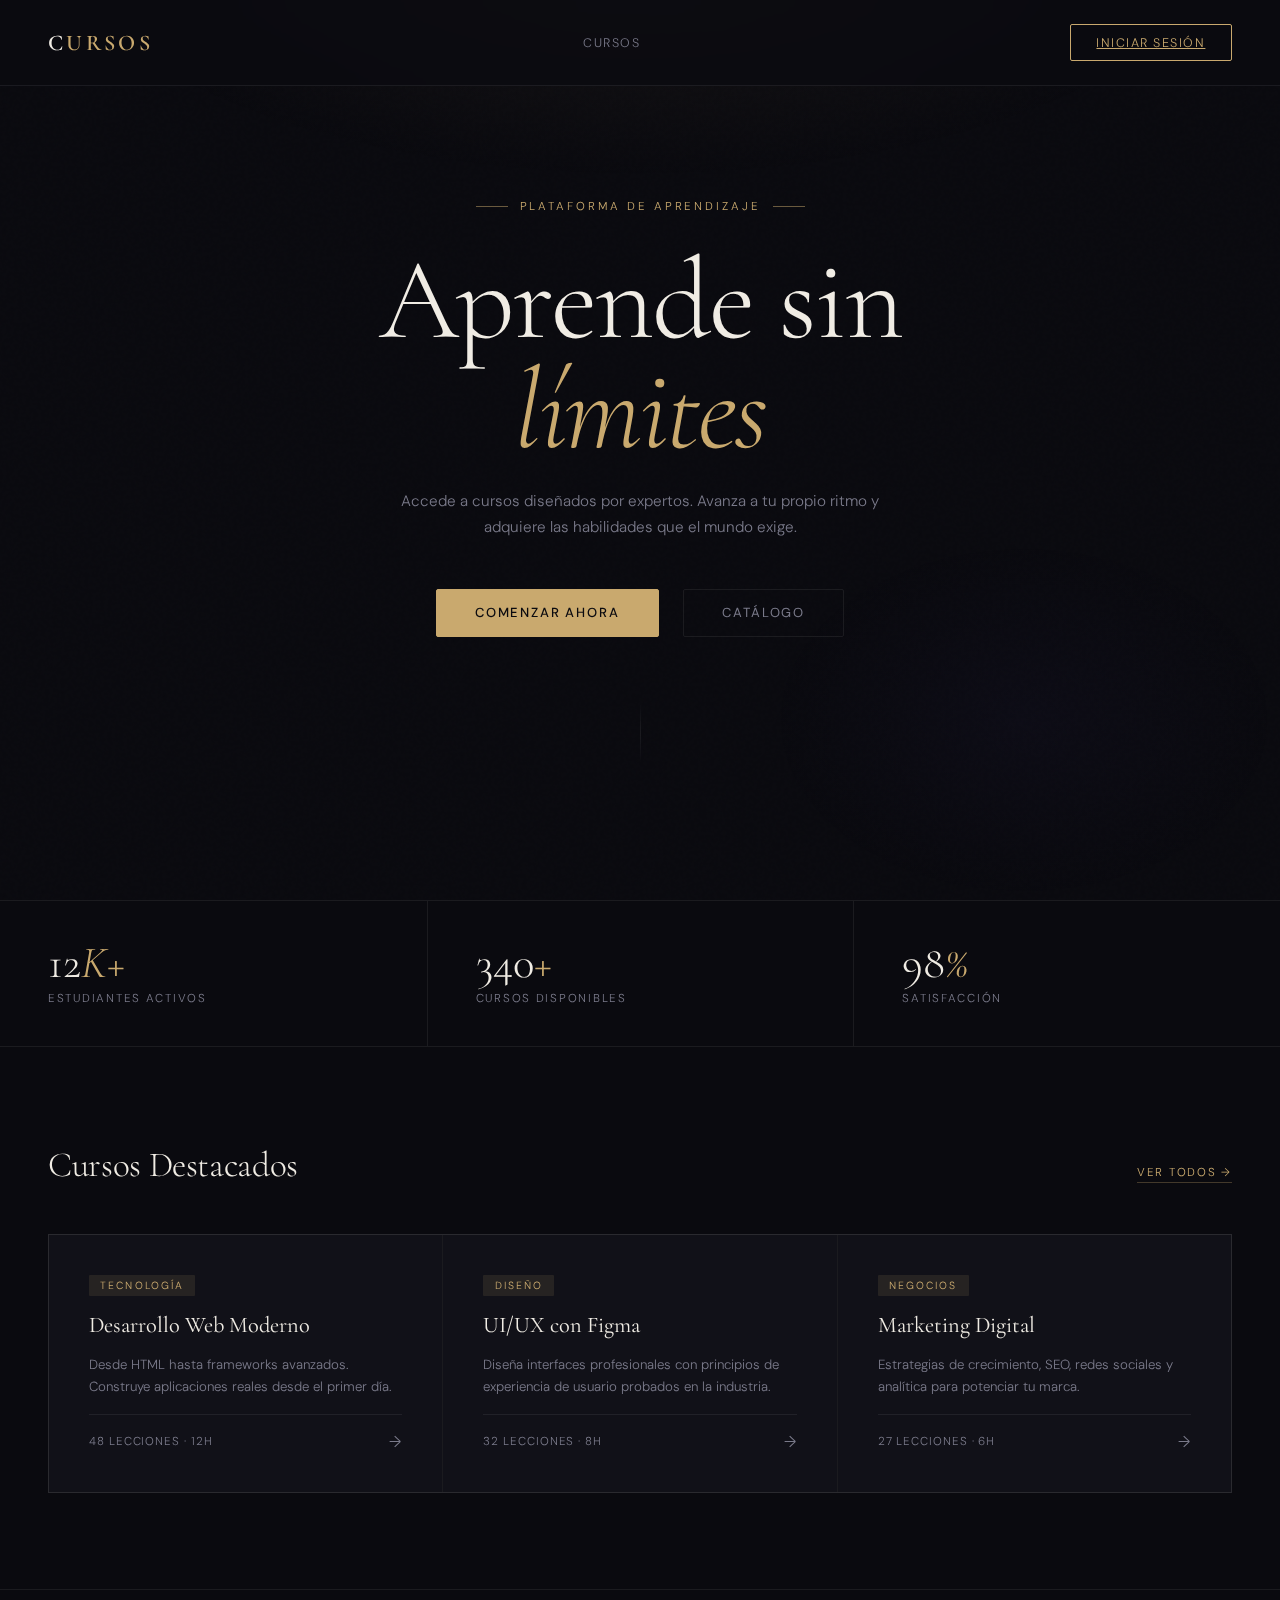
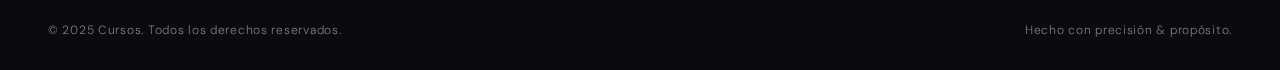
<file: index.html>
<!DOCTYPE html>
<html lang="es">
<head>
    <meta charset="UTF-8">
    <meta http-equiv="X-UA-Compatible" content="IE=edge">
    <meta name="viewport" content="width=device-width, initial-scale=1.0">
    <link rel="preconnect" href="https://fonts.googleapis.com">
    <link rel="preconnect" href="https://fonts.gstatic.com" crossorigin>
    <link href="https://fonts.googleapis.com/css2?family=Cormorant+Garamond:wght@300;400;600&family=DM+Sans:wght@300;400;500&display=swap" rel="stylesheet">
    <title>Cursos — Plataforma de Aprendizaje</title>
    <style>
        *, *::before, *::after {
            margin: 0;
            padding: 0;
            box-sizing: border-box;
        }

        :root {
            --bg: #0a0a0f;
            --surface: #111118;
            --border: rgba(255,255,255,0.07);
            --text-primary: #f0ece4;
            --text-secondary: #7a7a8a;
            --accent: #c9a96e;
            --accent-dim: rgba(201, 169, 110, 0.12);
            --glow: rgba(201, 169, 110, 0.25);
        }

        html, body {
            height: 100%;
        }

        body {
            background-color: var(--bg);
            color: var(--text-primary);
            font-family: 'DM Sans', sans-serif;
            font-weight: 300;
            overflow-x: hidden;
            cursor: default;
        }

        /* Background texture */
        body::before {
            content: '';
            position: fixed;
            inset: 0;
            background:
                radial-gradient(ellipse 80% 50% at 50% -10%, rgba(201,169,110,0.08) 0%, transparent 60%),
                radial-gradient(ellipse 40% 40% at 80% 80%, rgba(100,80,200,0.04) 0%, transparent 50%);
            pointer-events: none;
            z-index: 0;
        }

        /* Grain overlay */
        body::after {
            content: '';
            position: fixed;
            inset: 0;
            background-image: url("data:image/svg+xml,%3Csvg viewBox='0 0 256 256' xmlns='http://www.w3.org/2000/svg'%3E%3Cfilter id='noise'%3E%3CfeTurbulence type='fractalNoise' baseFrequency='0.9' numOctaves='4' stitchTiles='stitch'/%3E%3C/filter%3E%3Crect width='100%25' height='100%25' filter='url(%23noise)' opacity='0.03'/%3E%3C/svg%3E");
            pointer-events: none;
            z-index: 0;
            opacity: 0.4;
        }

        /* ─── HEADER ─── */
        header {
            position: fixed;
            top: 0;
            left: 0;
            right: 0;
            z-index: 100;
            display: flex;
            align-items: center;
            justify-content: space-between;
            padding: 1.5rem 3rem;
            border-bottom: 1px solid var(--border);
            backdrop-filter: blur(20px);
            -webkit-backdrop-filter: blur(20px);
            background: rgba(10,10,15,0.7);
            animation: slideDown 0.8s cubic-bezier(0.16,1,0.3,1) both;
        }

        @keyframes slideDown {
            from { transform: translateY(-100%); opacity: 0; }
            to   { transform: translateY(0); opacity: 1; }
        }

        .logo {
            font-family: 'Cormorant Garamond', serif;
            font-size: 1.4rem;
            font-weight: 600;
            letter-spacing: 0.15em;
            text-transform: uppercase;
            color: var(--text-primary);
        }

        .logo span {
            color: var(--accent);
        }

        nav {
            display: flex;
            align-items: center;
            gap: 2.5rem;
        }

        nav a {
            text-decoration: none;
            font-size: 0.78rem;
            letter-spacing: 0.12em;
            text-transform: uppercase;
            color: var(--text-secondary);
            transition: color 0.2s;
        }

        nav a:hover { color: var(--text-primary); }

        .btn-login {
            font-family: 'DM Sans', sans-serif;
            font-size: 0.78rem;
            letter-spacing: 0.12em;
            text-transform: uppercase;
            padding: 0.6rem 1.6rem;
            background: transparent;
            color: var(--accent);
            border: 1px solid var(--accent);
            border-radius: 2px;
            cursor: pointer;
            transition: background 0.2s, color 0.2s, box-shadow 0.2s;
        }

        .btn-login:hover {
            background: var(--accent);
            color: var(--bg);
            box-shadow: 0 0 24px var(--glow);
        }

        /* ─── HERO ─── */
        .hero {
            position: relative;
            z-index: 1;
            min-height: 100vh;
            display: flex;
            flex-direction: column;
            align-items: center;
            justify-content: center;
            text-align: center;
            padding: 8rem 2rem 4rem;
        }

        .eyebrow {
            display: inline-flex;
            align-items: center;
            gap: 0.75rem;
            font-size: 0.72rem;
            letter-spacing: 0.25em;
            text-transform: uppercase;
            color: var(--accent);
            margin-bottom: 2rem;
            animation: fadeUp 0.8s 0.3s cubic-bezier(0.16,1,0.3,1) both;
        }

        .eyebrow::before,
        .eyebrow::after {
            content: '';
            width: 32px;
            height: 1px;
            background: var(--accent);
            opacity: 0.5;
        }

        .hero-title {
            font-family: 'Cormorant Garamond', serif;
            font-size: clamp(3.5rem, 9vw, 7.5rem);
            font-weight: 300;
            line-height: 0.95;
            letter-spacing: -0.02em;
            color: var(--text-primary);
            margin-bottom: 1.5rem;
            animation: fadeUp 0.9s 0.45s cubic-bezier(0.16,1,0.3,1) both;
        }

        .hero-title em {
            font-style: italic;
            color: var(--accent);
        }

        .hero-subtitle {
            max-width: 480px;
            font-size: 0.95rem;
            line-height: 1.7;
            color: var(--text-secondary);
            margin-bottom: 3rem;
            animation: fadeUp 0.9s 0.6s cubic-bezier(0.16,1,0.3,1) both;
        }

        .hero-actions {
            display: flex;
            align-items: center;
            gap: 1.5rem;
            animation: fadeUp 0.9s 0.75s cubic-bezier(0.16,1,0.3,1) both;
        }

        .btn-primary {
            font-family: 'DM Sans', sans-serif;
            font-size: 0.82rem;
            letter-spacing: 0.14em;
            text-transform: uppercase;
            padding: 0.9rem 2.4rem;
            background: var(--accent);
            color: var(--bg);
            border: 1px solid var(--accent);
            border-radius: 2px;
            cursor: pointer;
            font-weight: 500;
            transition: box-shadow 0.25s, transform 0.2s;
        }

        .btn-primary:hover {
            box-shadow: 0 0 36px var(--glow), 0 8px 24px rgba(0,0,0,0.4);
            transform: translateY(-1px);
        }

        .btn-ghost {
            font-family: 'DM Sans', sans-serif;
            font-size: 0.82rem;
            letter-spacing: 0.14em;
            text-transform: uppercase;
            padding: 0.9rem 2.4rem;
            background: transparent;
            color: var(--text-secondary);
            border: 1px solid var(--border);
            border-radius: 2px;
            cursor: pointer;
            transition: color 0.2s, border-color 0.2s;
        }

        .btn-ghost:hover {
            color: var(--text-primary);
            border-color: rgba(255,255,255,0.2);
        }

        /* Divider line */
        .hero-divider {
            width: 1px;
            height: 64px;
            background: linear-gradient(to bottom, transparent, var(--border), transparent);
            margin: 4rem auto 0;
            animation: fadeUp 0.9s 1s cubic-bezier(0.16,1,0.3,1) both;
        }

        /* ─── STATS STRIP ─── */
        .stats {
            position: relative;
            z-index: 1;
            border-top: 1px solid var(--border);
            border-bottom: 1px solid var(--border);
            display: grid;
            grid-template-columns: repeat(3, 1fr);
            animation: fadeUp 0.9s 0.9s cubic-bezier(0.16,1,0.3,1) both;
        }

        .stat-item {
            padding: 2.5rem 3rem;
            display: flex;
            flex-direction: column;
            gap: 0.3rem;
            position: relative;
        }

        .stat-item + .stat-item {
            border-left: 1px solid var(--border);
        }

        .stat-number {
            font-family: 'Cormorant Garamond', serif;
            font-size: 2.8rem;
            font-weight: 300;
            color: var(--text-primary);
            line-height: 1;
        }

        .stat-number span {
            color: var(--accent);
            font-style: italic;
        }

        .stat-label {
            font-size: 0.72rem;
            letter-spacing: 0.15em;
            text-transform: uppercase;
            color: var(--text-secondary);
        }

        /* ─── COURSES PREVIEW ─── */
        .courses-section {
            position: relative;
            z-index: 1;
            padding: 6rem 3rem;
        }

        .section-header {
            display: flex;
            align-items: baseline;
            justify-content: space-between;
            margin-bottom: 3rem;
        }

        .section-title {
            font-family: 'Cormorant Garamond', serif;
            font-size: 2.2rem;
            font-weight: 300;
            letter-spacing: -0.01em;
        }

        .section-link {
            font-size: 0.72rem;
            letter-spacing: 0.15em;
            text-transform: uppercase;
            color: var(--accent);
            text-decoration: none;
            border-bottom: 1px solid rgba(201,169,110,0.3);
            padding-bottom: 2px;
            transition: border-color 0.2s;
        }

        .section-link:hover { border-color: var(--accent); }

        .courses-grid {
            display: grid;
            grid-template-columns: repeat(3, 1fr);
            gap: 1px;
            background: var(--border);
            border: 1px solid var(--border);
        }

        .course-card {
            background: var(--surface);
            padding: 2.5rem;
            display: flex;
            flex-direction: column;
            gap: 1rem;
            transition: background 0.2s;
            cursor: pointer;
        }

        .course-card:hover {
            background: rgba(17,17,24,0.95);
        }

        .course-card:hover .course-arrow {
            transform: translateX(4px);
            color: var(--accent);
        }

        .course-tag {
            font-size: 0.65rem;
            letter-spacing: 0.2em;
            text-transform: uppercase;
            color: var(--accent);
            background: var(--accent-dim);
            display: inline-block;
            padding: 0.25rem 0.7rem;
            border-radius: 1px;
            width: fit-content;
        }

        .course-name {
            font-family: 'Cormorant Garamond', serif;
            font-size: 1.4rem;
            font-weight: 400;
            line-height: 1.2;
        }

        .course-desc {
            font-size: 0.83rem;
            line-height: 1.65;
            color: var(--text-secondary);
            flex: 1;
        }

        .course-footer {
            display: flex;
            align-items: center;
            justify-content: space-between;
            padding-top: 1rem;
            border-top: 1px solid var(--border);
            font-size: 0.72rem;
            letter-spacing: 0.08em;
            color: var(--text-secondary);
            text-transform: uppercase;
        }

        .course-arrow {
            transition: transform 0.2s, color 0.2s;
            font-size: 1rem;
        }

        /* ─── FOOTER ─── */
        footer {
            position: relative;
            z-index: 1;
            border-top: 1px solid var(--border);
            padding: 2rem 3rem;
            display: flex;
            align-items: center;
            justify-content: space-between;
            color: var(--text-secondary);
            font-size: 0.75rem;
            letter-spacing: 0.06em;
        }

        @keyframes fadeUp {
            from { opacity: 0; transform: translateY(20px); }
            to   { opacity: 1; transform: translateY(0); }
        }

        /* Responsive */
        @media (max-width: 768px) {
            header { padding: 1.25rem 1.5rem; }
            nav { display: none; }
            .hero-title { font-size: clamp(3rem, 12vw, 5rem); }
            .stats { grid-template-columns: 1fr; }
            .stat-item + .stat-item { border-left: none; border-top: 1px solid var(--border); }
            .courses-grid { grid-template-columns: 1fr; }
            .courses-section { padding: 4rem 1.5rem; }
            footer { flex-direction: column; gap: 0.5rem; text-align: center; }
        }
    </style>
</head>
<body>

    <!-- HEADER -->
    <header>
        <div class="logo">C<span>ursos</span></div>
        <nav>
    <a href="../public/login.html">Cursos</a>
</nav>

<a href="#public/login.html" class="btn-login">Iniciar Sesión</a>
    </header>

    <!-- HERO -->
    <section class="hero">
        <p class="eyebrow">Plataforma de Aprendizaje</p>
        <h1 class="hero-title">Aprende sin<br><em>límites</em></h1>
        <p class="hero-subtitle">
            Accede a cursos diseñados por expertos. Avanza a tu propio ritmo y adquiere las habilidades que el mundo exige.
        </p>
        <div class="hero-actions">
    <button class="btn-primary" onclick="window.location.href='#public/login.html'">
        Comenzar Ahora
    </button>
    <button class="btn-ghost" onclick="window.location.href='#public/cursos.html'">
        Catálogo
    </button>
</div>
        <div class="hero-divider"></div>
    </section>

    <!-- STATS -->
    <div class="stats">
        <div class="stat-item">
            <span class="stat-number">12<span>K+</span></span>
            <span class="stat-label">Estudiantes activos</span>
        </div>
        <div class="stat-item">
            <span class="stat-number">340<span>+</span></span>
            <span class="stat-label">Cursos disponibles</span>
        </div>
        <div class="stat-item">
            <span class="stat-number">98<span>%</span></span>
            <span class="stat-label">Satisfacción</span>
        </div>
    </div>

    <!-- COURSES -->
    <section class="courses-section">
        <div class="section-header">
            <h2 class="section-title">Cursos Destacados</h2>
            <a href="#" class="section-link">Ver todos →</a>
        </div>
        <div class="courses-grid">
            <div class="course-card">
                <span class="course-tag">Tecnología</span>
                <h3 class="course-name">Desarrollo Web Moderno</h3>
                <p class="course-desc">Desde HTML hasta frameworks avanzados. Construye aplicaciones reales desde el primer día.</p>
                <div class="course-footer">
                    <span>48 lecciones · 12h</span>
                    <span class="course-arrow">→</span>
                </div>
            </div>
            <div class="course-card">
                <span class="course-tag">Diseño</span>
                <h3 class="course-name">UI/UX con Figma</h3>
                <p class="course-desc">Diseña interfaces profesionales con principios de experiencia de usuario probados en la industria.</p>
                <div class="course-footer">
                    <span>32 lecciones · 8h</span>
                    <span class="course-arrow">→</span>
                </div>
            </div>
            <div class="course-card">
                <span class="course-tag">Negocios</span>
                <h3 class="course-name">Marketing Digital</h3>
                <p class="course-desc">Estrategias de crecimiento, SEO, redes sociales y analítica para potenciar tu marca.</p>
                <div class="course-footer">
                    <span>27 lecciones · 6h</span>
                    <span class="course-arrow">→</span>
                </div>
            </div>
        </div>
    </section>

    <!-- FOOTER -->
    <footer>
        <span>© 2025 Cursos. Todos los derechos reservados.</span>
        <span>Hecho con precisión &amp; propósito.</span>
    </footer>
</body>

</html>
</file>
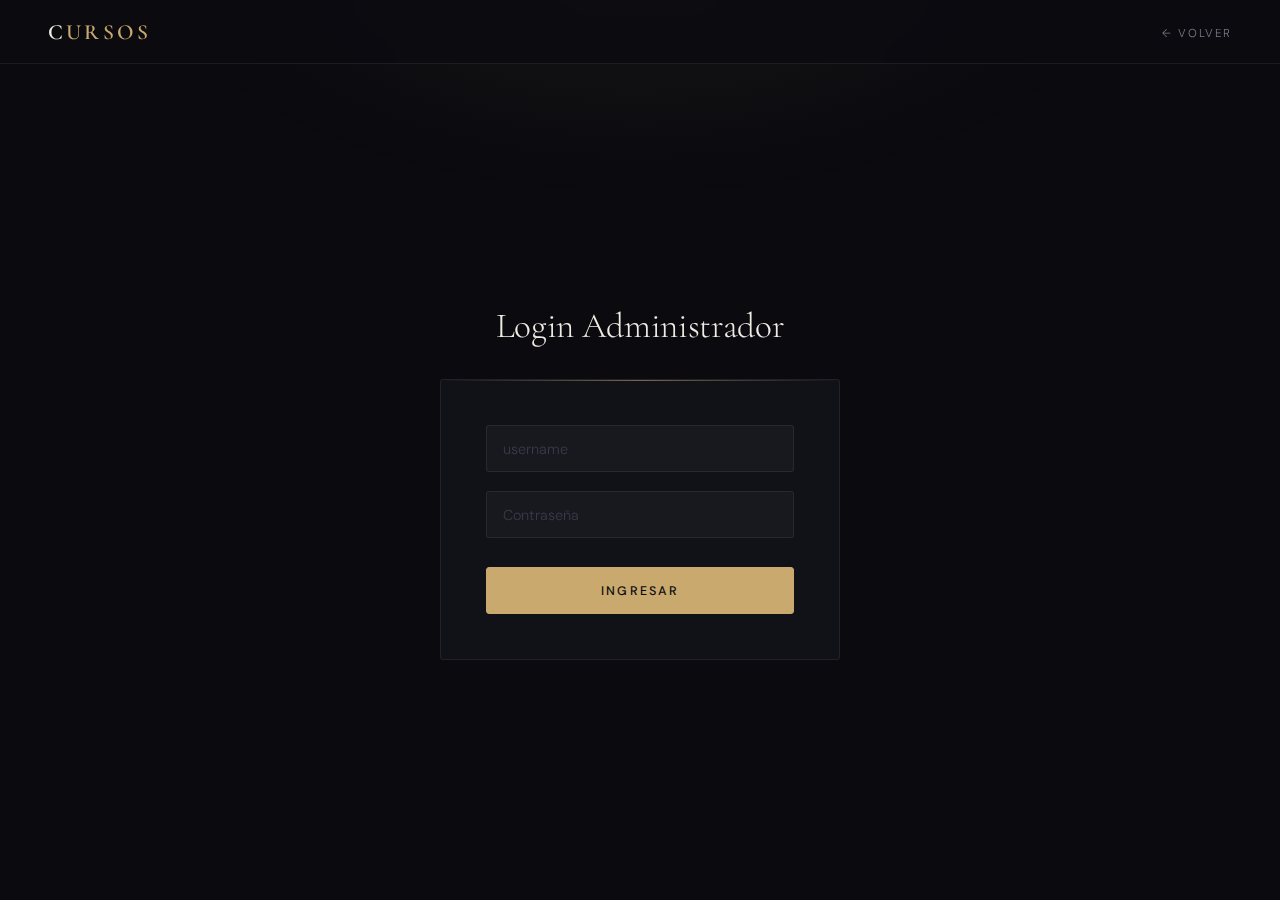
<file: Login.html>
<!DOCTYPE html>
<html lang="es">
<head>
    <title>Login Admin</title>
    <link rel="preconnect" href="https://fonts.googleapis.com">
    <link rel="preconnect" href="https://fonts.gstatic.com" crossorigin>
    <link href="https://fonts.googleapis.com/css2?family=Cormorant+Garamond:wght@300;400;600&family=DM+Sans:wght@300;400;500&display=swap" rel="stylesheet">
    <style>
        *, *::before, *::after { margin: 0; padding: 0; box-sizing: border-box; }

        :root {
            --bg:          #0a0a0f;
            --surface:     #111118;
            --border:      rgba(255,255,255,0.07);
            --text:        #f0ece4;
            --muted:       #7a7a8a;
            --placeholder: #3a3a4a;
            --accent:      #c9a96e;
            --accent-dim:  rgba(201,169,110,0.08);
            --accent-glow: rgba(201,169,110,0.22);
        }

        html, body { height: 100%; }

        body {
            background: var(--bg);
            color: var(--text);
            font-family: 'DM Sans', -apple-system, sans-serif;
            font-weight: 300;
            font-size: 15px;
            min-height: 100vh;
            display: flex;
            flex-direction: column;
        }

        body::before {
            content: '';
            position: fixed;
            inset: 0;
            background: radial-gradient(ellipse 65% 45% at 50% -5%, rgba(201,169,110,0.07) 0%, transparent 60%);
            pointer-events: none;
            z-index: 0;
        }

        /* HEADER */
        header {
            position: relative;
            z-index: 10;
            display: flex;
            align-items: center;
            justify-content: space-between;
            padding: 0 3rem;
            height: 64px;
            border-bottom: 1px solid var(--border);
            background: rgba(10,10,15,0.7);
            backdrop-filter: blur(20px);
            -webkit-backdrop-filter: blur(20px);
            animation: slideDown 0.7s cubic-bezier(0.16,1,0.3,1) both;
        }

        .logo {
            font-family: 'Cormorant Garamond', Georgia, serif;
            font-size: 1.35rem;
            font-weight: 600;
            letter-spacing: 0.15em;
            text-transform: uppercase;
            color: var(--text);
        }

        .logo span { color: var(--accent); }

        nav a {
            font-size: 0.72rem;
            letter-spacing: 0.14em;
            text-transform: uppercase;
            color: var(--muted);
            text-decoration: none;
            transition: color 0.2s;
            display: inline-flex;
            align-items: center;
            gap: 0.35rem;
        }

        nav a::before { content: '←'; transition: transform 0.2s; }
        nav a:hover { color: var(--text); }
        nav a:hover::before { transform: translateX(-3px); }

        /* MAIN */
        main {
            position: relative;
            z-index: 1;
            flex: 1;
            display: flex;
            flex-direction: column;
            align-items: center;
            justify-content: center;
            padding: 3rem 1.5rem;
        }

        main h2 {
            font-family: 'Cormorant Garamond', Georgia, serif;
            font-size: 2.2rem;
            font-weight: 300;
            letter-spacing: -0.01em;
            color: var(--text);
            margin-bottom: 2rem;
            text-align: center;
            animation: fadeUp 0.7s 0.2s cubic-bezier(0.16,1,0.3,1) both;
        }

        /* FORM CARD */
        #loginForm {
            width: 100%;
            max-width: 400px;
            background: var(--surface);
            border: 1px solid var(--border);
            border-radius: 3px;
            padding: 2.8rem;
            position: relative;
            overflow: hidden;
            animation: fadeUp 0.8s 0.35s cubic-bezier(0.16,1,0.3,1) both;
        }

        #loginForm::before {
            content: '';
            position: absolute;
            top: 0; left: 0; right: 0;
            height: 1px;
            background: linear-gradient(to right, transparent, var(--accent), transparent);
            opacity: 0.55;
        }

        /* INPUTS */
        #loginForm input[type="text"],
        #loginForm input[type="password"] {
            display: block;
            width: 100%;
            padding: 0.85rem 1rem;
            background: rgba(255,255,255,0.03);
            border: 1px solid var(--border);
            border-radius: 3px;
            color: var(--text);
            font-family: inherit;
            font-size: 0.9rem;
            font-weight: 300;
            outline: none;
            transition: border-color 0.2s, background 0.2s, box-shadow 0.2s;
            -webkit-appearance: none;
            appearance: none;
        }

        #loginForm input::placeholder { color: var(--placeholder); }
        #loginForm input:hover { border-color: rgba(255,255,255,0.13); }
        #loginForm input:focus {
            border-color: rgba(201,169,110,0.5);
            background: var(--accent-dim);
            box-shadow: 0 0 0 3px var(--accent-glow);
        }

        #loginForm br { display: none; }
        #loginForm input[type="text"]     { margin-bottom: 1.2rem; }
        #loginForm input[type="password"] { margin-bottom: 1.8rem; }

        /* BOTÓN */
        #loginForm button[type="submit"] {
            width: 100%;
            padding: 0.9rem 1.5rem;
            background: var(--accent);
            color: var(--bg);
            border: 1px solid var(--accent);
            border-radius: 3px;
            font-family: inherit;
            font-size: 0.78rem;
            font-weight: 500;
            letter-spacing: 0.18em;
            text-transform: uppercase;
            cursor: pointer;
            transition: box-shadow 0.22s, transform 0.2s;
            -webkit-tap-highlight-color: transparent;
        }

        #loginForm button[type="submit"]:hover {
            box-shadow: 0 0 28px var(--accent-glow), 0 6px 18px rgba(0,0,0,0.3);
            transform: translateY(-1px);
        }

        #loginForm button[type="submit"]:active {
            transform: translateY(0);
            box-shadow: none;
        }

        @keyframes slideDown {
            from { transform: translateY(-100%); opacity: 0; }
            to   { transform: translateY(0);     opacity: 1; }
        }

        @keyframes fadeUp {
            from { opacity: 0; transform: translateY(18px); }
            to   { opacity: 1; transform: translateY(0);    }
        }

        @media (max-width: 500px) {
            header { padding: 0 1.5rem; }
            #loginForm { padding: 2rem 1.6rem; border-radius: 0; border-left: none; border-right: none; }
        }
    </style>
</head>
<body>

<header>
    <div class="logo">C<span>ursos</span></div>
    <nav>
        <a href="index.html">Volver</a>
    </nav>
</header>

<main>
    <h2>Login Administrador</h2>
    <form id="loginForm">
        <input type="text" id="username" placeholder="username" required><br><br>
        <input type="password" id="password" placeholder="Contraseña" required><br><br>
        <button type="submit">Ingresar</button>
    </form>
</main>

<script>
document.getElementById("loginForm").addEventListener("submit", async function(e){
    e.preventDefault();

    const res = await fetch("/login", {
        method: "POST",
        headers: { "Content-Type": "application/json" },
        body: JSON.stringify({
            username: document.getElementById("username").value,
            password: document.getElementById("password").value
        })
    });

    const data = await res.json();

    if (data.success) {
        window.location.href = "admin.html";
    } else {
        alert(data.message);
    }
});
</script>

</body>
</html>
</file>
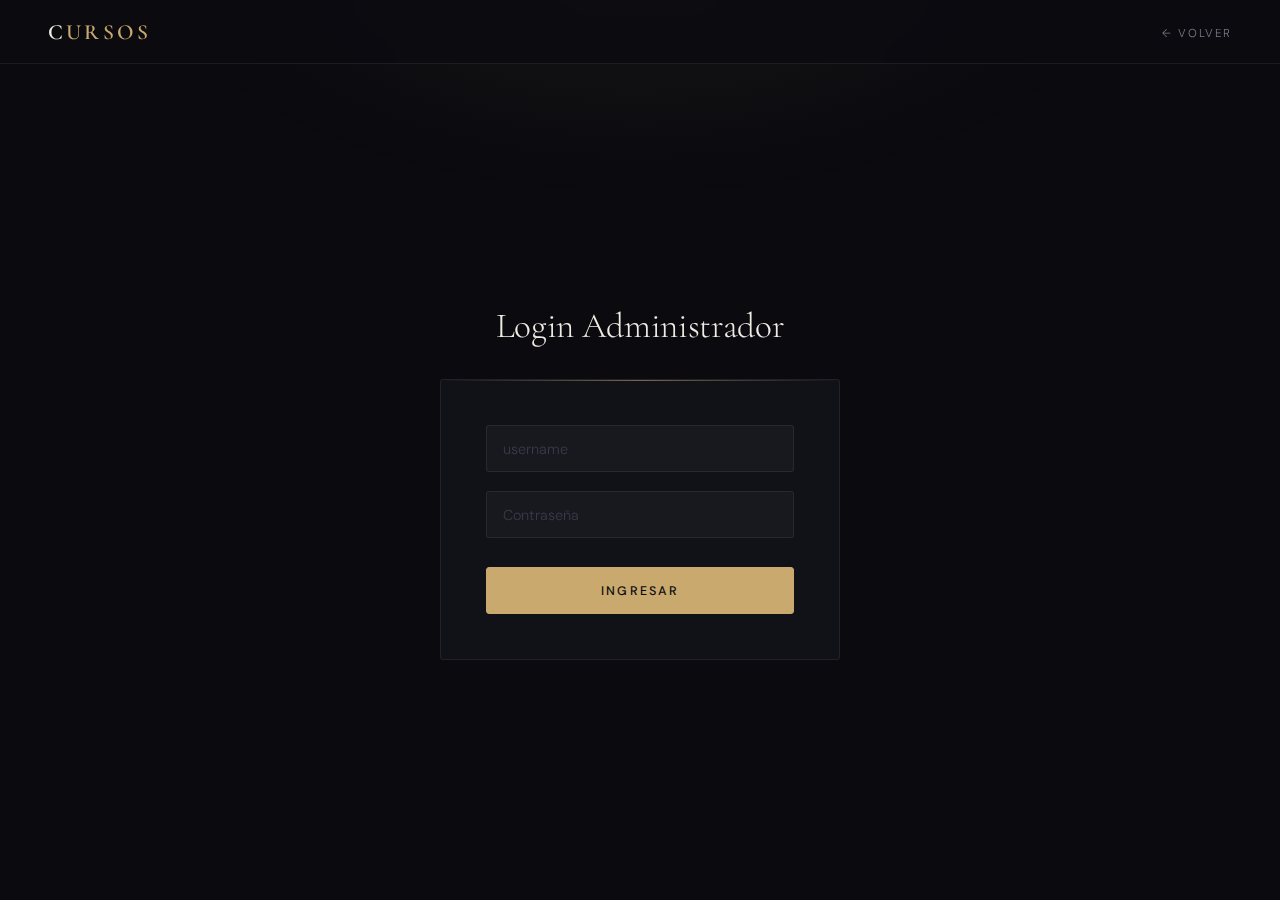
<file: public/Login.html>
<!DOCTYPE html>
<html lang="es">
<head>
    <title>Login Admin</title>
    <link rel="preconnect" href="https://fonts.googleapis.com">
    <link rel="preconnect" href="https://fonts.gstatic.com" crossorigin>
    <link href="https://fonts.googleapis.com/css2?family=Cormorant+Garamond:wght@300;400;600&family=DM+Sans:wght@300;400;500&display=swap" rel="stylesheet">
    <style>
        *, *::before, *::after { margin: 0; padding: 0; box-sizing: border-box; }

        :root {
            --bg:          #0a0a0f;
            --surface:     #111118;
            --border:      rgba(255,255,255,0.07);
            --text:        #f0ece4;
            --muted:       #7a7a8a;
            --placeholder: #3a3a4a;
            --accent:      #c9a96e;
            --accent-dim:  rgba(201,169,110,0.08);
            --accent-glow: rgba(201,169,110,0.22);
        }

        html, body { height: 100%; }

        body {
            background: var(--bg);
            color: var(--text);
            font-family: 'DM Sans', -apple-system, sans-serif;
            font-weight: 300;
            font-size: 15px;
            min-height: 100vh;
            display: flex;
            flex-direction: column;
        }

        body::before {
            content: '';
            position: fixed;
            inset: 0;
            background: radial-gradient(ellipse 65% 45% at 50% -5%, rgba(201,169,110,0.07) 0%, transparent 60%);
            pointer-events: none;
            z-index: 0;
        }

        /* HEADER */
        header {
            position: relative;
            z-index: 10;
            display: flex;
            align-items: center;
            justify-content: space-between;
            padding: 0 3rem;
            height: 64px;
            border-bottom: 1px solid var(--border);
            background: rgba(10,10,15,0.7);
            backdrop-filter: blur(20px);
            -webkit-backdrop-filter: blur(20px);
            animation: slideDown 0.7s cubic-bezier(0.16,1,0.3,1) both;
        }

        .logo {
            font-family: 'Cormorant Garamond', Georgia, serif;
            font-size: 1.35rem;
            font-weight: 600;
            letter-spacing: 0.15em;
            text-transform: uppercase;
            color: var(--text);
        }

        .logo span { color: var(--accent); }

        nav a {
            font-size: 0.72rem;
            letter-spacing: 0.14em;
            text-transform: uppercase;
            color: var(--muted);
            text-decoration: none;
            transition: color 0.2s;
            display: inline-flex;
            align-items: center;
            gap: 0.35rem;
        }

        nav a::before { content: '←'; transition: transform 0.2s; }
        nav a:hover { color: var(--text); }
        nav a:hover::before { transform: translateX(-3px); }

        /* MAIN */
        main {
            position: relative;
            z-index: 1;
            flex: 1;
            display: flex;
            flex-direction: column;
            align-items: center;
            justify-content: center;
            padding: 3rem 1.5rem;
        }

        main h2 {
            font-family: 'Cormorant Garamond', Georgia, serif;
            font-size: 2.2rem;
            font-weight: 300;
            letter-spacing: -0.01em;
            color: var(--text);
            margin-bottom: 2rem;
            text-align: center;
            animation: fadeUp 0.7s 0.2s cubic-bezier(0.16,1,0.3,1) both;
        }

        /* FORM CARD */
        #loginForm {
            width: 100%;
            max-width: 400px;
            background: var(--surface);
            border: 1px solid var(--border);
            border-radius: 3px;
            padding: 2.8rem;
            position: relative;
            overflow: hidden;
            animation: fadeUp 0.8s 0.35s cubic-bezier(0.16,1,0.3,1) both;
        }

        #loginForm::before {
            content: '';
            position: absolute;
            top: 0; left: 0; right: 0;
            height: 1px;
            background: linear-gradient(to right, transparent, var(--accent), transparent);
            opacity: 0.55;
        }

        /* INPUTS */
        #loginForm input[type="text"],
        #loginForm input[type="password"] {
            display: block;
            width: 100%;
            padding: 0.85rem 1rem;
            background: rgba(255,255,255,0.03);
            border: 1px solid var(--border);
            border-radius: 3px;
            color: var(--text);
            font-family: inherit;
            font-size: 0.9rem;
            font-weight: 300;
            outline: none;
            transition: border-color 0.2s, background 0.2s, box-shadow 0.2s;
            -webkit-appearance: none;
            appearance: none;
        }

        #loginForm input::placeholder { color: var(--placeholder); }
        #loginForm input:hover { border-color: rgba(255,255,255,0.13); }
        #loginForm input:focus {
            border-color: rgba(201,169,110,0.5);
            background: var(--accent-dim);
            box-shadow: 0 0 0 3px var(--accent-glow);
        }

        #loginForm br { display: none; }
        #loginForm input[type="text"]     { margin-bottom: 1.2rem; }
        #loginForm input[type="password"] { margin-bottom: 1.8rem; }

        /* BOTÓN */
        #loginForm button[type="submit"] {
            width: 100%;
            padding: 0.9rem 1.5rem;
            background: var(--accent);
            color: var(--bg);
            border: 1px solid var(--accent);
            border-radius: 3px;
            font-family: inherit;
            font-size: 0.78rem;
            font-weight: 500;
            letter-spacing: 0.18em;
            text-transform: uppercase;
            cursor: pointer;
            transition: box-shadow 0.22s, transform 0.2s;
            -webkit-tap-highlight-color: transparent;
        }

        #loginForm button[type="submit"]:hover {
            box-shadow: 0 0 28px var(--accent-glow), 0 6px 18px rgba(0,0,0,0.3);
            transform: translateY(-1px);
        }

        #loginForm button[type="submit"]:active {
            transform: translateY(0);
            box-shadow: none;
        }

        @keyframes slideDown {
            from { transform: translateY(-100%); opacity: 0; }
            to   { transform: translateY(0);     opacity: 1; }
        }

        @keyframes fadeUp {
            from { opacity: 0; transform: translateY(18px); }
            to   { opacity: 1; transform: translateY(0);    }
        }

        @media (max-width: 500px) {
            header { padding: 0 1.5rem; }
            #loginForm { padding: 2rem 1.6rem; border-radius: 0; border-left: none; border-right: none; }
        }
    </style>
</head>
<body>

<header>
    <div class="logo">C<span>ursos</span></div>
    <nav>
        <a href="../index.html">Volver</a>
    </nav>
</header>

<main>
    <h2>Login Administrador</h2>
    <form id="loginForm">
        <input type="text" id="username" placeholder="username" required><br><br>
        <input type="password" id="password" placeholder="Contraseña" required><br><br>
        <button type="submit">Ingresar</button>
    </form>
</main>

<script>
document.getElementById("loginForm").addEventListener("submit", async function(e){
    e.preventDefault();

    const res = await fetch("/login", {
        method: "POST",
        headers: { "Content-Type": "application/json" },
        body: JSON.stringify({
            username: document.getElementById("username").value,
            password: document.getElementById("password").value
        })
    });

    const data = await res.json();

    if (data.success) {
        window.location.href = "admin.html";
    } else {
        alert(data.message);
    }
});
</script>

</body>
</html>
</file>
